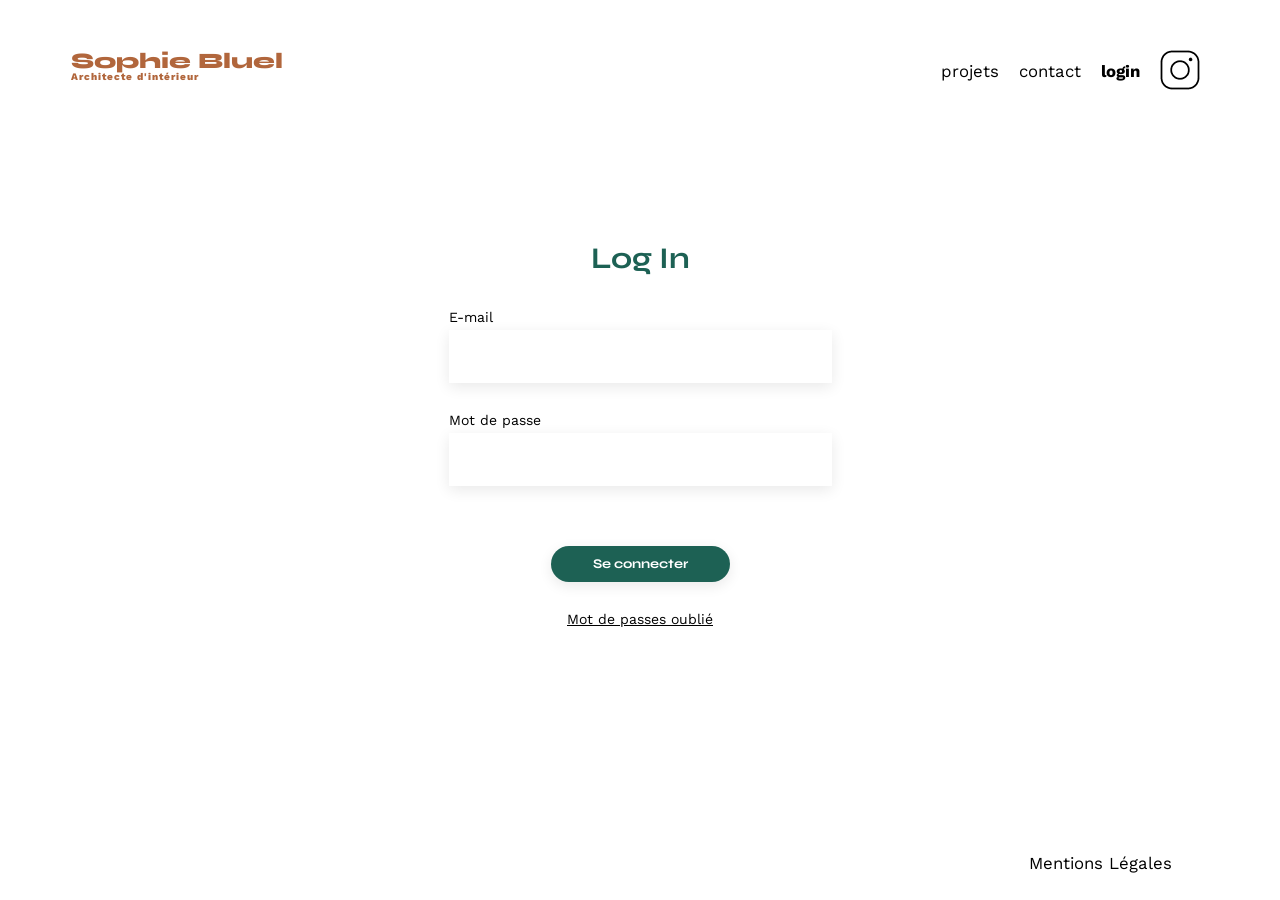
<file: FrontEnd/login.html>
<!DOCTYPE html>
<html lang="en">
  <head>
    <meta charset="UTF-8" />
    <meta name="viewport" content="width=device-width, initial-scale=1.0" />
    <link rel="preconnect" href="https://fonts.googleapis.com" />
    <link rel="preconnect" href="https://fonts.gstatic.com" crossorigin />
    <link
      href="https://fonts.googleapis.com/css2?family=Syne:wght@700;800&family=Work+Sans&display=swap"
      rel="stylesheet"
    />
    <meta name="description" content="" />
    <script src="login.js" defer></script>
    <link rel="stylesheet" href="./assets/style.css" />
    <title>Login</title>
  </head>
  <body class="login">
    <header>
      <h1>Sophie Bluel <span>Architecte d'intérieur</span></h1>
      <nav>
        <ul>
          <li><a class="proj" href="index.html">projets</a></li>
          <li><a href="index.html#contact">contact</a></li>
          <li><a class="login-link" href="login.html">login</a></li>
          <li><img src="./assets/icons/instagram.png" alt="Instagram" /></li>
        </ul>
      </nav>
    </header>
    <main class="login-content">
        <div class="center">
        <h2>Log In</h2>
        <form method="post" class="connexion">
          <div class="email">
            <label for="email">E-mail</label>
            <input type="email" id="email" name="email" required />
          </div>
          <div class="password">
            <label for="password">Mot de passe</label>
            <input type="password" id="password" name="password" required />
          </div>
          <!-- error message -->
          <div class="incorrect"></div>
          <input type="submit" value="Se connecter" />
          <a href="#">Mot de passes oublié</a>
        </form>
    </div>
    </main>
    <footer class="login-footer">
      <nav>
        <ul>
          <li>Mentions Légales</li>
        </ul>
      </nav>
    </footer>
  </body>
</html>
</file>
<file: FrontEnd/assets/style.css>
/* http://meyerweb.com/eric/tools/css/reset/
   v2.0 | 20110126
   License: none (public domain)
*/

html,
body,
div,
span,
applet,
object,
iframe,
h1,
h2,
h3,
h4,
h5,
h6,
p,
blockquote,
pre,
a,
abbr,
acronym,
address,
big,
cite,
code,
del,
dfn,
em,
img,
ins,
kbd,
q,
s,
samp,
small,
strike,
strong,
sub,
sup,
tt,
var,
b,
u,
i,
center,
dl,
dt,
dd,
ol,
ul,
li,
fieldset,
form,
label,
legend,
table,
caption,
tbody,
tfoot,
thead,
tr,
th,
td,
article,
aside,
canvas,
details,
embed,
figure,
figcaption,
footer,
header,
hgroup,
menu,
nav,
output,
ruby,
section,
summary,
time,
mark,
audio,
video {
  margin: 0;
  padding: 0;
  border: 0;
  font-size: 100%;
  font: inherit;
  vertical-align: baseline;
}
/* HTML5 display-role reset for older browsers */
article,
aside,
details,
figcaption,
figure,
footer,
header,
hgroup,
menu,
nav,
section {
  display: block;
}
body {
  line-height: 1;
}
ol,
ul {
  list-style: none;
}
blockquote,
q {
  quotes: none;
}
blockquote:before,
blockquote:after,
q:before,
q:after {
  content: "";
  content: none;
}
table {
  border-collapse: collapse;
  border-spacing: 0;
}
/** end reset css**/
body {
  /* deleted properties */
  /* max-width: 1140px;
  margin: auto; */
  font-family: "Work Sans";
  font-size: 14px;
}
header {
  display: flex;
  justify-content: space-between;
  margin: 50px 0;
}
section {
  margin: 50px 0;
}

h1 {
  display: flex;
  flex-direction: column;
  font-family: "Syne";
  font-size: 22px;
  font-weight: 800;
  color: #b1663c;
}

h1 > span {
  font-family: "Work Sans";
  font-size: 10px;
  letter-spacing: 0.1em;
}

h2 {
  font-family: "Syne";
  font-weight: 700;
  font-size: 30px;
  color: #1d6154;
}
nav ul {
  display: flex;
  align-items: center;
  list-style-type: none;
}
nav li {
  padding: 0 10px;
  font-size: 1.2em;
}

li:hover {
  color: #b1663c;
}
#introduction {
  display: flex;
  align-items: center;
}
#introduction figure {
  flex: 1;
}
#introduction img {
  display: block;
  margin: auto;
  width: 80%;
}

#introduction article {
  flex: 1;
}
#introduction h2 {
  margin-bottom: 1em;
}

#introduction p {
  margin-bottom: 0.5em;
}
#portfolio h2 {
  text-align: center;
  margin-bottom: 1em;
}
.gallery {
  width: 100%;
  display: grid;
  grid-template-columns: 1fr 1fr 1fr;
  grid-column-gap: 20px;
  grid-row-gap: 20px;
}

.gallery img {
  width: 100%;
}
#contact {
  width: 50%;
  margin: auto;
}
#contact > * {
  text-align: center;
}
#contact h2 {
  margin-bottom: 20px;
}
#contact form {
  text-align: left;
  margin-top: 30px;
  display: flex;
  flex-direction: column;
}

#contact input {
  height: 50px;
  font-size: 1.2em;
  border: none;
  box-shadow: 0px 4px 14px rgba(0, 0, 0, 0.09);
}
#contact label {
  margin: 2em 0 1em 0;
}
#contact textarea {
  border: none;
  box-shadow: 0px 4px 14px rgba(0, 0, 0, 0.09);
}

input[type="submit"] {
  font-family: "Syne";
  font-weight: 700;
  color: white;
  background-color: #1d6154;
  margin: 2em auto;
  width: 180px;
  text-align: center;
  border-radius: 60px;
}

footer nav ul {
  display: flex;
  justify-content: flex-end;
  margin: 2em;
}
/* ---------------------------------------------------------------- */
/* style added */

/* (1.2) - filter section */

.filters {
  display: flex;
  justify-content: center;
  gap: 10px;
  margin-bottom: 51px;
}

button {
  cursor: pointer;
  height: 37px;
  font-family: "Syne";
  font-weight: 700;
  color: #1d6154;
  background-color: transparent;
  margin: 2em auto;
  text-align: center;
  border-radius: 60px;
  border: solid 1px #1d6154;
  padding: 9px 15px 9px 15px;
  margin: 0;
}
button:hover {
  background-color: #0e2f28;
  color: white;
}

.active {
  background-color: #1d6154;
  color: white;
}

/* (2.1) - login link section */
a {
  text-decoration: none;
  color: inherit;
  cursor: pointer;
}

a:hover {
  color: #b1663c;
}

/* (2.1) - login page */
.login {
  display: flex;
  flex-direction: column;
  min-height: 100vh;
  align-items: center;
}

.login header {
  max-width: 1140px;
  margin: auto;
  margin-top: 50px;
}

.login h1 {
  margin-right: 648px;
  white-space: nowrap;
}

.login-content {
  flex: 1;
}

.login-link, .projects{
  font-weight: bold;
}

.login-footer {
  max-width: 1140px;
  width: 100%;
}

.login-footer ul {
  margin-left: 20px;
}

.center {
  margin-top: 150px;
  display: flex;
  align-items: center;
  flex-direction: column;
}

.center .connexion {
  margin-top: 37px;
  display: flex;
  gap: 30px;
  flex-direction: column;
  align-items: center;
}
.email,
.password {
  display: flex;
  flex-direction: column;
  gap: 6px;
}
.connexion input {
  width: 379px;
  height: 51px;
  border: none;
  box-shadow: 0px 4px 14px rgba(0, 0, 0, 0.09);
}

.connexion input[type="submit"] {
  height: 36px;
  width: 179px;
  margin: 0;
  padding: 0;
}

.connexion a {
  text-decoration: underline;
}

/* (3.1) - modal section */
/* button open modal */
.mesprojets {
  display: flex;
  justify-content: center;
}

.mesprojets h2 {
  /* margin-left: 109px; */
}
.openModal {
  display: none;
  cursor: pointer;
  padding-top: 7.5px;
  padding-left: 33px;
}

.openModal i {
  padding-right: 8px;
}
/* banner section */
.homecontainer {
  max-width: 1140px;
  margin: auto;
}
#banner {
  background-color: black;
  color: #ffffff;
  padding-top: 15px;
  text-align: center;
  display: none; /* Masquer la bannière par défaut */
  width: 100%;
  max-width: none;
  margin: 0;
  box-shadow: 0px 0px 5px 0px #000000;
  height: 30px;
}
/* modal area */
.modal {
  display: none;
  position: fixed;
  z-index: 1;
  left: 0;
  top: 0;
  width: 100%;
  height: 100%;
  overflow: auto;
  background-color: rgb(0, 0, 0);
  background-color: rgba(0, 0, 0, 0.4);
}
.modal-content {
  width: 396px;
  height: 459px;
  background-color: #fefefe;
  margin: 10% auto;
  padding: 85px;
  border: 1px solid #888;
  border-radius: 13px;
}

.modal-content-1 {
  display: block;
}

.modal-content-2 {
  display: none;
}

.close {
  position: relative;
  color: #aaa;
  left: 435px;
  top: -64px;
  font-size: 28px;
  font-weight: bold;
}

.close:hover,
.close:focus {
  color: black;
  text-decoration: none;
  cursor: pointer;
}

.titlemodal {
  margin-top: -52px;
  margin-bottom: 45px;
  font-size: 26px;
  text-align: center;
}

.trait {
  height: 1px;
  width: 100%;
  background-color: #b3b3b3;
}

.modal-footer {
  display: flex;
  flex-direction: column;
  align-items: center;
  gap: 33px;
  margin-top: 30px;
}

#openModal2 {
  width: 237px;
}
/* gallery */
.imgmodal {
  display: grid;
  grid-template-columns: 1fr 1fr 1fr 1fr 1fr;
  grid-template-rows: 1fr 1fr 1fr;
  gap: 10px;
}

.imgmodal img {
  width: 100%;
}

.trash {
  background-color: black;
  width: 15px;
  height: 15px;
}

.modal-content-1 .fa-solid,
.fa-trash-can {
  color: white;
  font-size: 9px;
  display: flex;
  justify-content: center;
  align-items: center;
  height: 100%;
}

.delete-button {
  cursor: pointer;
  display: inline-block;
  position: absolute;
  z-index: 1;
  left: 52px;
  top: 4px;
}

.imgmodal figure {
  position: relative;
}

/* form */

.modal-content-2 .titlemodal {
  margin-top: -75px;
}

.modal-content-2 .close {
  position: relative;
  top: -89px;
}
.back {
  position: relative;
  top: -63px;
  left: -58px;
  font-size: 24px;
}

.fa-arrow-left {
  cursor: pointer;
  color: #aaa;
}
.fa-arrow-left:hover {
  color: black;
}
#imageFile {
  position: relative;
  opacity: 0;
  padding: 16px;
  cursor: pointer;
  font-size: 0px;
  width: 108px;
}

.miniature2 {
  display: block;
}
.miniature {
  display: flex;
  flex-direction: column;
  align-items: center;
  gap: 10px;
  opacity: 1;
}

.btn-primary {
  font-family: "Work Sans";
  border-color: #cbd6dc;
  color: #306685;
  background-color: #cbd6dc !important;
  margin-bottom: -47px;
  cursor: pointer;
}

.rectangle {
  background-color: #e8f1f6;
  height: 160px;
  display: flex;
  flex-direction: column;
  align-items: center;
  justify-content: center;
  gap: 10px;
  margin-bottom: 35px;
  opacity: 1;
}

.rectangle img {
  max-width: 100%;
  max-height: 100%;
  width: auto;
  height: auto;
  position: relative;
  top: -69px;
}

.rectangle p {
  color: #444444;
  font-size: 10px;
  margin: 0;
  padding: 0;
}

.fa-image {
  font-size: 60px;
  color: #b9c5cc;
  margin-top: -10px;
}

.ajoutform {
  display: flex;
  flex-direction: column;
}

#imageTitle,
#imageCategory {
  height: 50px;
  font-size: 1.2em;
  border: none;
  box-shadow: 0px 4px 14px rgba(0, 0, 0, 0.09);
}

#imageCategory {
  appearance: none;
  margin-bottom: 40px;
  cursor: pointer;
}

.fa-chevron-down {
  position: relative;
  top: 31px;
  left: 358px;
  width: 0;
  color: #6c6c6c;
}
.modal-content-2 label[for="imageTitle"] {
  margin-bottom: 10px;
}
.modal-content-2 label[for="imageCategory"] {
  margin-bottom: -10px;
}
.modal-content-2 input[id="imageTitle"] {
  margin-bottom: 10px;
}
input[value="Valider"] {
  background-color: #a7a7a7;
  border: #a7a7a7;
  height: 36px;
  cursor: pointer;
  margin-top: 33px;
}
input[value="Valider"]:hover {
  background-color: #1d6154;
}
</file>
